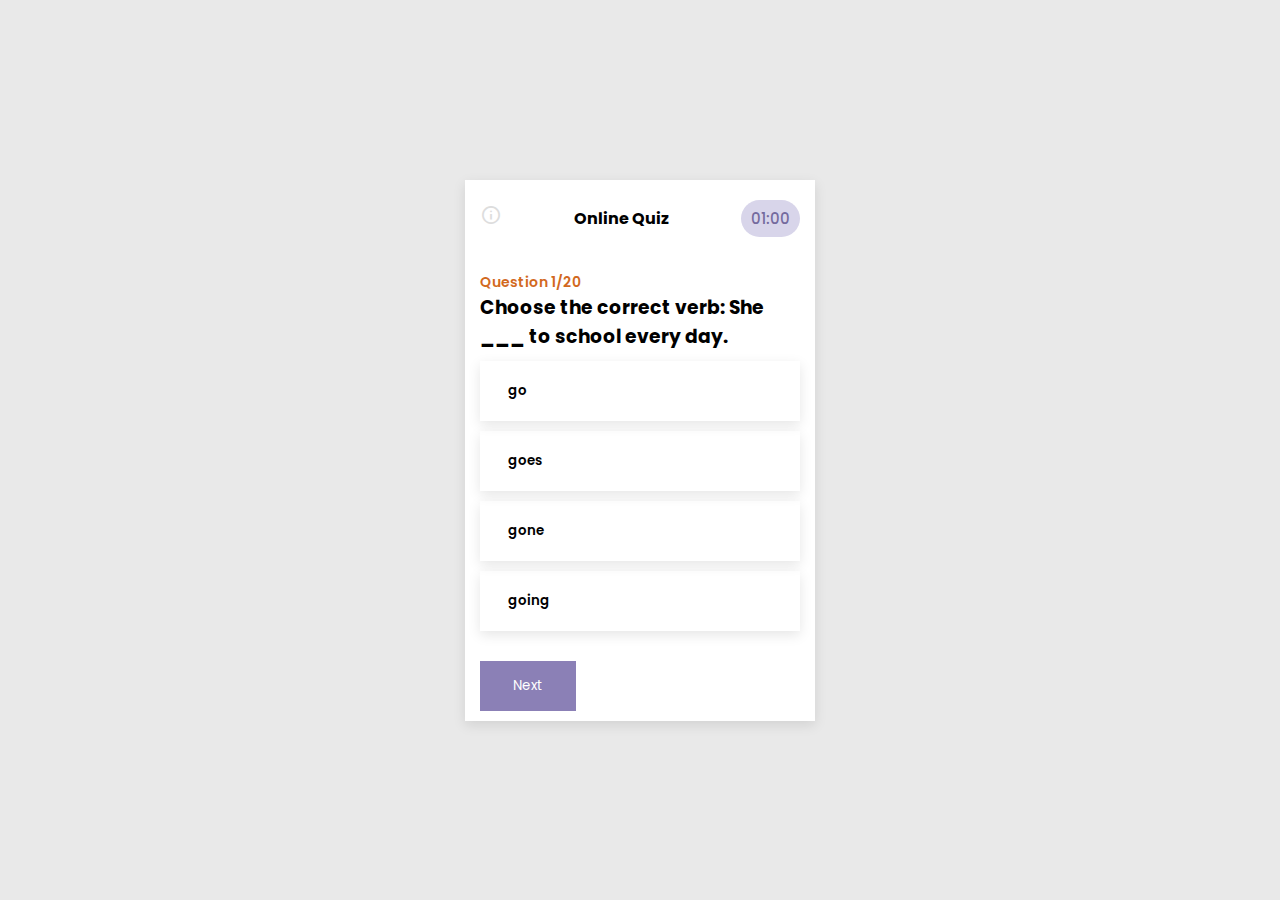
<file: english.html>
<!DOCTYPE html>
<html lang="en">

<head>
    <meta charset="UTF-8">
    <meta name="viewport" content="width=device-width, initial-scale=1.0">
    <title>quiz App</title>
    <link rel="preconnect" href="https://fonts.googleapis.com">
    <link rel="stylesheet"
        href="https://fonts.googleapis.com/css2?family=Material+Symbols+Outlined:opsz,wght,FILL,GRAD@20..48,100..700,0..1,-50..200&icon_names=timer" />
    <link rel="preconnect" href="https://fonts.gstatic.com" crossorigin>
    <link rel="stylesheet"
        href="https://fonts.googleapis.com/css2?family=Material+Symbols+Outlined:opsz,wght,FILL,GRAD@20..48,100..700,0..1,-50..200&icon_names=info" />
    <link
        href="https://fonts.googleapis.com/css2?family=Nunito:ital,wght@0,200..1000;1,200..1000&family=Poppins:wght@400;500;600;700&display=swap"
        rel="stylesheet">
    <link rel="stylesheet"
        href="https://fonts.googleapis.com/css2?family=Material+Symbols+Outlined:opsz,wght,FILL,GRAD@24,400,0,0&icon_names=info" />
    <link rel="stylesheet" href="style.css">
</head>

<body>
    <div class="container">
        <div class="box">
            <div class="questions" id="questionCon">
                <div class="timeleft">
                    <div class="info">
                        <span class="material-symbols-outlined info-icon">
                            info
                        </span>
                    </div>
                    <div class="online-quiz">
                        <h4>Online Quiz</h4>
                    </div>
                    <div class="time">

                        <p class="sec-left" id="secLeft">30</p>
                    </div>

                </div>
                <p class="question-index">
                    Question
                    <span class="index" id="index"></span>
                </p>

                <h3 class="question" id="question">

                </h3>
            </div>
            <div class="answers-button" id="answerBtn">

            </div>
            <div class="btns">
                <button type="button" class="prev-button" id="prevBtn">Previous</button>
                <button type="button" class="next-button" id="nextBtn">Next</button>
            </div>

            <div class="result" id="result">
                <h3 class="title">Final Result</h3>
                <table>
                    <tr>
                        <th>Score</th>
                        <th id="score">5</th>
                    </tr>
                    <tr>
                        <td>Correct</td>
                        <td id="correct">5</td>
                    </tr>
                    <tr>
                        <td>Attempted</td>
                        <td id="answered">4</td>
                    </tr>
                    <tr>
                        <td>incorrrect</td>
                        <td id="incorrect">4</td>
                    </tr>
                    <tr>
                        <td>Unattempted</td>
                        <td id="unanswered">4</td>
                    </tr>
                    <tr>
                        <td>Duration</td>
                        <td id="timeSpent"></td>
                    </tr>


                </table>
            </div>
        </div>

        <div id="startup">
            <svg class="spinner-container" width="65px" height="65px" viewBox="0 0 52 52">
                <circle class="path" cx="26px" cy="26px" r="20px" fill="none" stroke-width="4px" />
            </svg>
        </div>
    </div>




    <script src="english.js"></script>
</body>

</html>
</file>
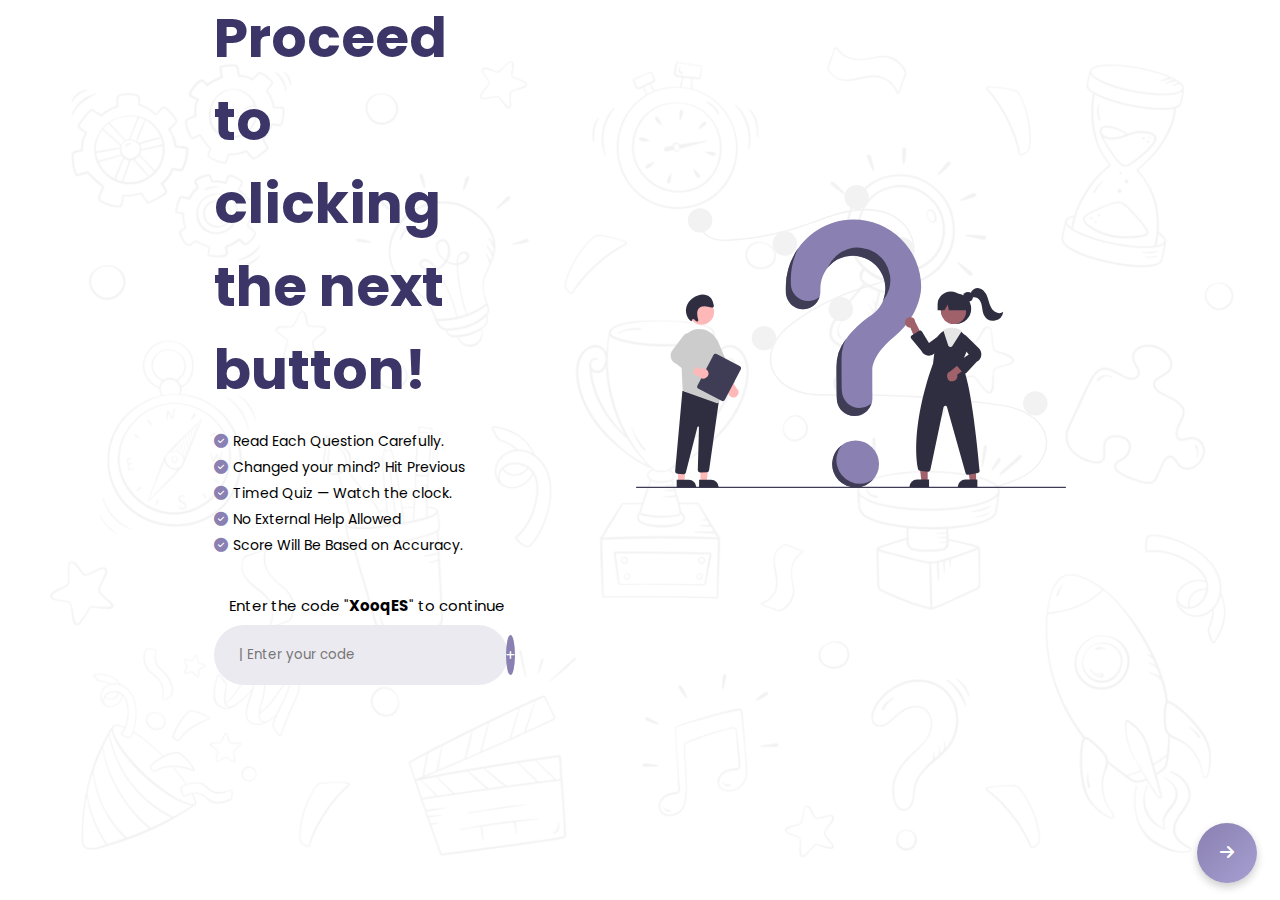
<file: instr.html>
<!DOCTYPE html>
<html lang="en">

<head>
    <meta charset="UTF-8">
    <meta name="viewport" content="width=device-width, initial-scale=1.0">
    <title>instruction</title>
    <link rel="preconnect" href="https://fonts.googleapis.com">
    <link rel="preconnect" href="https://fonts.gstatic.com" crossorigin>
    <link rel="stylesheet" href="https://cdnjs.cloudflare.com/ajax/libs/font-awesome/6.7.2/css/all.min.css"
        integrity="sha512-Evv84Mr4kqVGRNSgIGL/F/aIDqQb7xQ2vcrdIwxfjThSH8CSR7PBEakCr51Ck+w+/U6swU2Im1vVX0SVk9ABhg=="
        crossorigin="anonymous" referrerpolicy="no-referrer" />
    <link
        href="https://fonts.googleapis.com/css2?family=Nunito:ital,wght@0,200..1000;1,200..1000&family=Poppins:wght@400;500;600;700&display=swap"
        rel="stylesheet">
    <link rel="stylesheet" href="instr.css">
</head>

<body>
    <div class="main">

        <div class="container">
            <div class="top-flex">
                <h2>
                    Proceed to clicking the next button!
                </h2>
                <div class="list-rules">
                    <ul>
                        <li class="list-item">Read Each Question Carefully.</li>
                        <li class="list-item">Changed your mind? Hit Previous</li>
                        <li class="-item">Timed Quiz — Watch the clock.</li>
                        <li class="list-item">No External Help Allowed</li>
                        <li class="list-item">Score Will Be Based on Accuracy.</li>
                    </ul>
                </div>

                <form class="pro-btn" id="form">
                    <p class="gen">Enter the code "<strong class="code" id="code"></strong>" to continue</p>
                    <div class="input-box">
                        <div class="input-flex">

                            <input type="text" id="id-code" placeholder="| Enter your code" autocomplete="off">
                            <button title="verify code" type="submit"><i class="fa-solid fa-plus"></i></button>

                        </div>
                    </div>
                    <div class="gen alert-msg" id="alert-msg"><img src="image/pngegg.png" width="20px" alt="">
                        <p>You can now proceed</p>
                    </div>
                </form>
            </div>
            <div class="img">
                <img src="image/undraw_questions_g2px.svg" alt="">
            </div>
        </div>
        <div class="resume">
            <!-- <div class="resume-txt">
                <h3><span>Resume</span><br>Quiz</h3>
            </div> -->
            <div title="start" class="start" onclick="goToQuiz()"><i class="fa-solid fa-arrow-right"></i></div>
        </div>
    </div>

    <div class="modal" id="overlayModal"><img src="image/rejection-mark.png" width="20px" alt="">
        <p>Code does not match</p>
    </div>
    <div class="modal2" id="overlayModal2"><img src="image/pngegg.png" width="20px" alt="">
        <p>Verify Code to proceed</p>
    </div>


    <script src="instr.js"></script>
</body>

</html>
</file>
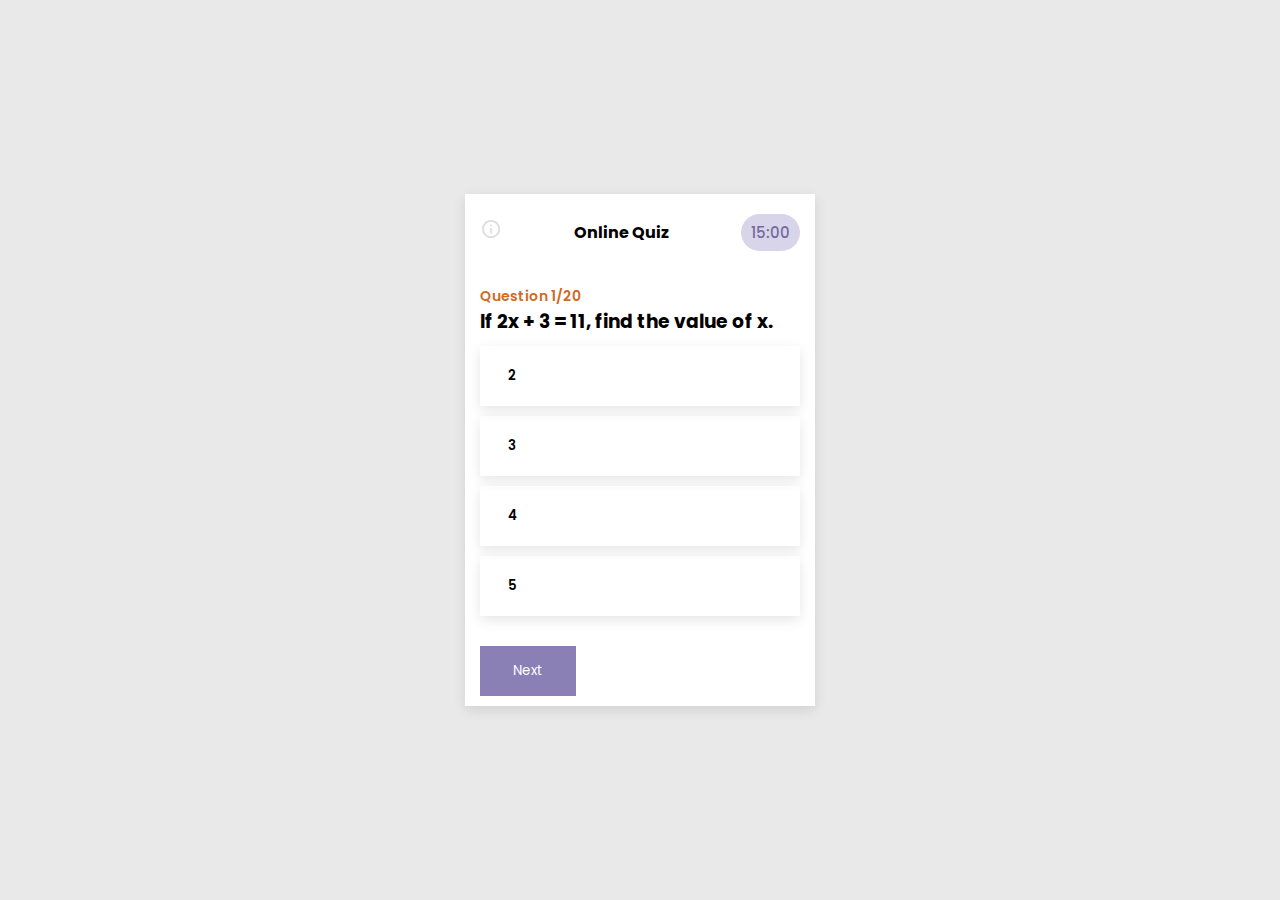
<file: maths.html>
<!DOCTYPE html>
<html lang="en">

<head>
    <meta charset="UTF-8">
    <meta name="viewport" content="width=device-width, initial-scale=1.0">
    <title>quiz App</title>
    <link rel="preconnect" href="https://fonts.googleapis.com">
    <link rel="stylesheet"
        href="https://fonts.googleapis.com/css2?family=Material+Symbols+Outlined:opsz,wght,FILL,GRAD@20..48,100..700,0..1,-50..200&icon_names=timer" />
    <link rel="preconnect" href="https://fonts.gstatic.com" crossorigin>
    <link rel="stylesheet"
        href="https://fonts.googleapis.com/css2?family=Material+Symbols+Outlined:opsz,wght,FILL,GRAD@20..48,100..700,0..1,-50..200&icon_names=info" />
    <link
        href="https://fonts.googleapis.com/css2?family=Nunito:ital,wght@0,200..1000;1,200..1000&family=Poppins:wght@400;500;600;700&display=swap"
        rel="stylesheet">
    <link rel="stylesheet"
        href="https://fonts.googleapis.com/css2?family=Material+Symbols+Outlined:opsz,wght,FILL,GRAD@24,400,0,0&icon_names=info" />
    <link rel="stylesheet" href="style.css">
</head>

<body>
    <div class="container">
        <div class="box">
            <div class="questions" id="questionCon">
                <div class="timeleft">
                    <div class="info" data-tooltip="Don’t refresh! You’ll lose your progress, and time keeps running.">
                        <span class="material-symbols-outlined info-icon">
                            info
                        </span>
                    </div>
                    <div class="online-quiz">
                        <h4>Online Quiz</h4>
                    </div>
                    <div class="time">

                        <p class="sec-left" id="secLeft">30</p>
                    </div>

                </div>
                <p class="question-index">
                    Question
                    <span class="index" id="index"></span>
                </p>

                <h3 class="question" id="question">

                </h3>
            </div>
            <div class="answers-button" id="answerBtn">

            </div>
            <div class="btns">
                <button type="button" class="prev-button" id="prevBtn">Previous</button>
                <button type="button" class="next-button" id="nextBtn">Next</button>
            </div>

            <div class="result" id="result">
                <h3 class="title">Final Result</h3>
                <table>
                    <tr>
                        <th>Score</th>
                        <th id="score">5</th>
                    </tr>
                    <tr>
                        <td>Correct</td>
                        <td id="correct">5</td>
                    </tr>
                    <tr>
                        <td>Attempted</td>
                        <td id="answered">4</td>
                    </tr>
                    <tr>
                        <td>incorrrect</td>
                        <td id="incorrect">4</td>
                    </tr>
                    <tr>
                        <td>Unattempted</td>
                        <td id="unanswered">4</td>
                    </tr>
                    <tr>
                        <td>Duration</td>
                        <td id="timeSpent"></td>
                    </tr>


                </table>
                <div class="back-to-homepage">
                    <button type="button" class="back-to-homepage-button" id="go-to-home">Back to Homepage</button>
                </div>
            </div>
        </div>

        <div id="startup">
            <svg class="spinner-container" width="65px" height="65px" viewBox="0 0 52 52">
                <circle class="path" cx="26px" cy="26px" r="20px" fill="none" stroke-width="4px" />
            </svg>
        </div>
    </div>




    <script src="maths.js"></script>
</body>

</html>
</file>
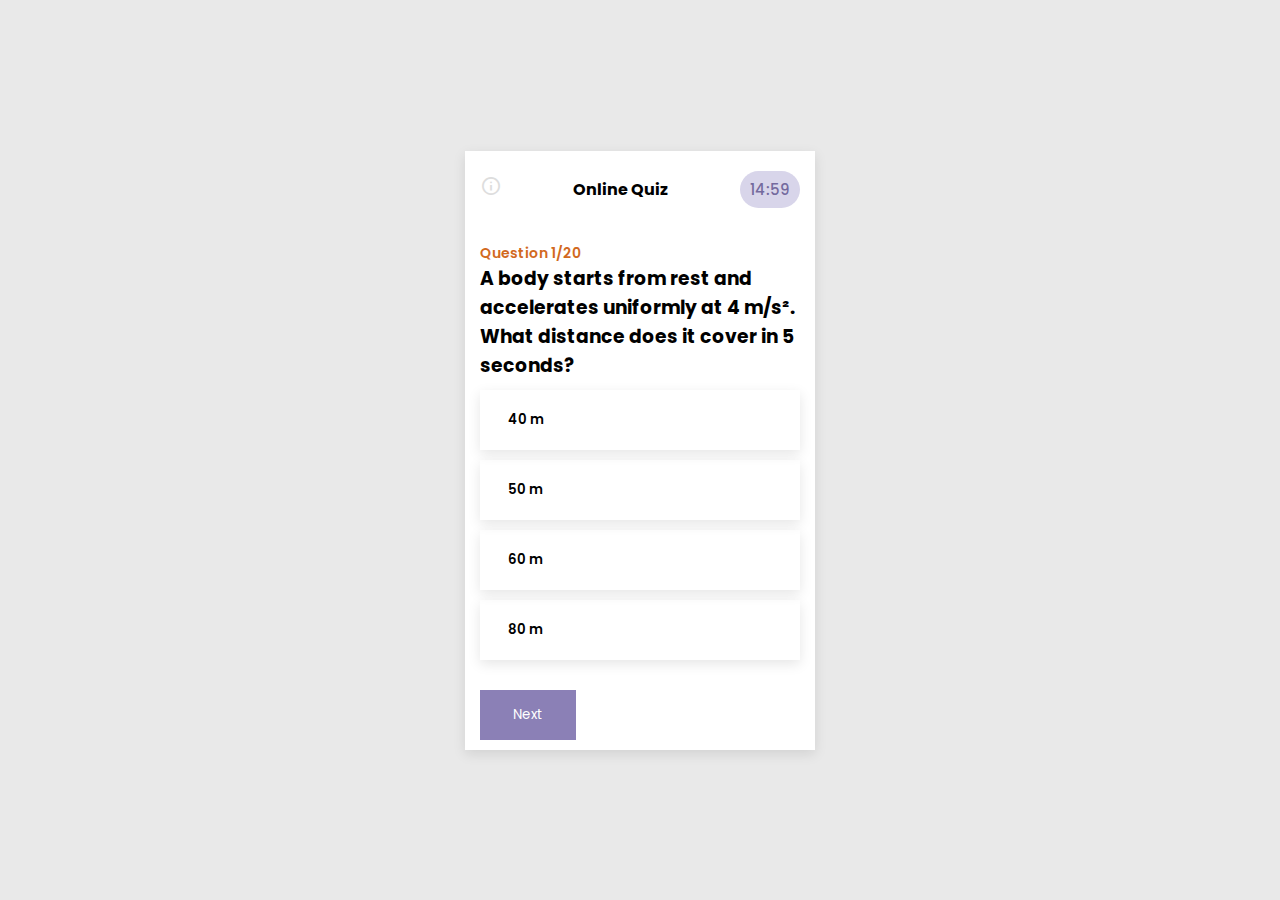
<file: physics.html>
<!DOCTYPE html>
<html lang="en">

<head>
    <meta charset="UTF-8">
    <meta name="viewport" content="width=device-width, initial-scale=1.0">
    <title>quiz App</title>
    <link rel="preconnect" href="https://fonts.googleapis.com">
    <link rel="stylesheet"
        href="https://fonts.googleapis.com/css2?family=Material+Symbols+Outlined:opsz,wght,FILL,GRAD@20..48,100..700,0..1,-50..200&icon_names=timer" />
    <link rel="preconnect" href="https://fonts.gstatic.com" crossorigin>
    <link rel="stylesheet"
        href="https://fonts.googleapis.com/css2?family=Material+Symbols+Outlined:opsz,wght,FILL,GRAD@20..48,100..700,0..1,-50..200&icon_names=info" />
    <link
        href="https://fonts.googleapis.com/css2?family=Nunito:ital,wght@0,200..1000;1,200..1000&family=Poppins:wght@400;500;600;700&display=swap"
        rel="stylesheet">
    <link rel="stylesheet"
        href="https://fonts.googleapis.com/css2?family=Material+Symbols+Outlined:opsz,wght,FILL,GRAD@24,400,0,0&icon_names=info" />
    <link rel="stylesheet" href="style.css">
</head>

<body>
    <div class="container">
        <div class="box">
            <div class="questions" id="questionCon">
                <div class="timeleft">
                    <div class="info" data-tooltip="Don’t refresh! You’ll lose your progress, and time keeps running.">
                        <span class="material-symbols-outlined info-icon">
                            info
                        </span>
                    </div>
                    <div class="online-quiz">
                        <h4>Online Quiz</h4>
                    </div>
                    <div class="time">

                        <p class="sec-left" id="secLeft"></p>
                    </div>

                </div>
                <p class="question-index">
                    Question
                    <span class="index" id="index"></span>
                </p>

                <h3 class="question" id="question">

                </h3>
            </div>
            <div class="answers-button" id="answerBtn">

            </div>
            <div class="btns">
                <button type="button" class="prev-button" id="prevBtn">Previous</button>
                <button type="button" class="next-button" id="nextBtn">Next</button>
            </div>

            <div class="result" id="result">
                <h3 class="title">Final Result</h3>
                <table>
                    <tr>
                        <th>Score</th>
                        <th id="score"></th>
                    </tr>
                    <tr>
                        <td>Correct</td>
                        <td id="correct"></td>
                    </tr>
                    <tr>
                        <td>Attempted</td>
                        <td id="answered"></td>
                    </tr>
                    <tr>
                        <td>incorrrect</td>
                        <td id="incorrect"></td>
                    </tr>
                    <tr>
                        <td>Unattempted</td>
                        <td id="unanswered"></td>
                    </tr>
                    <tr>
                        <td>Duration</td>
                        <td id="timeSpent"></td>
                    </tr>


                </table>
                <div class="back-to-homepage">
                    <button type="button" class="back-to-homepage-button" id="go-to-home">Back to Homepage</button>
                </div>
            </div>
        </div>

        <div id="startup">
            <svg class="spinner-container" width="65px" height="65px" viewBox="0 0 52 52">
                <circle class="path" cx="26px" cy="26px" r="20px" fill="none" stroke-width="4px" />
            </svg>
        </div>
    </div>




    <script src="physics.js"></script>
</body>

</html>
</file>
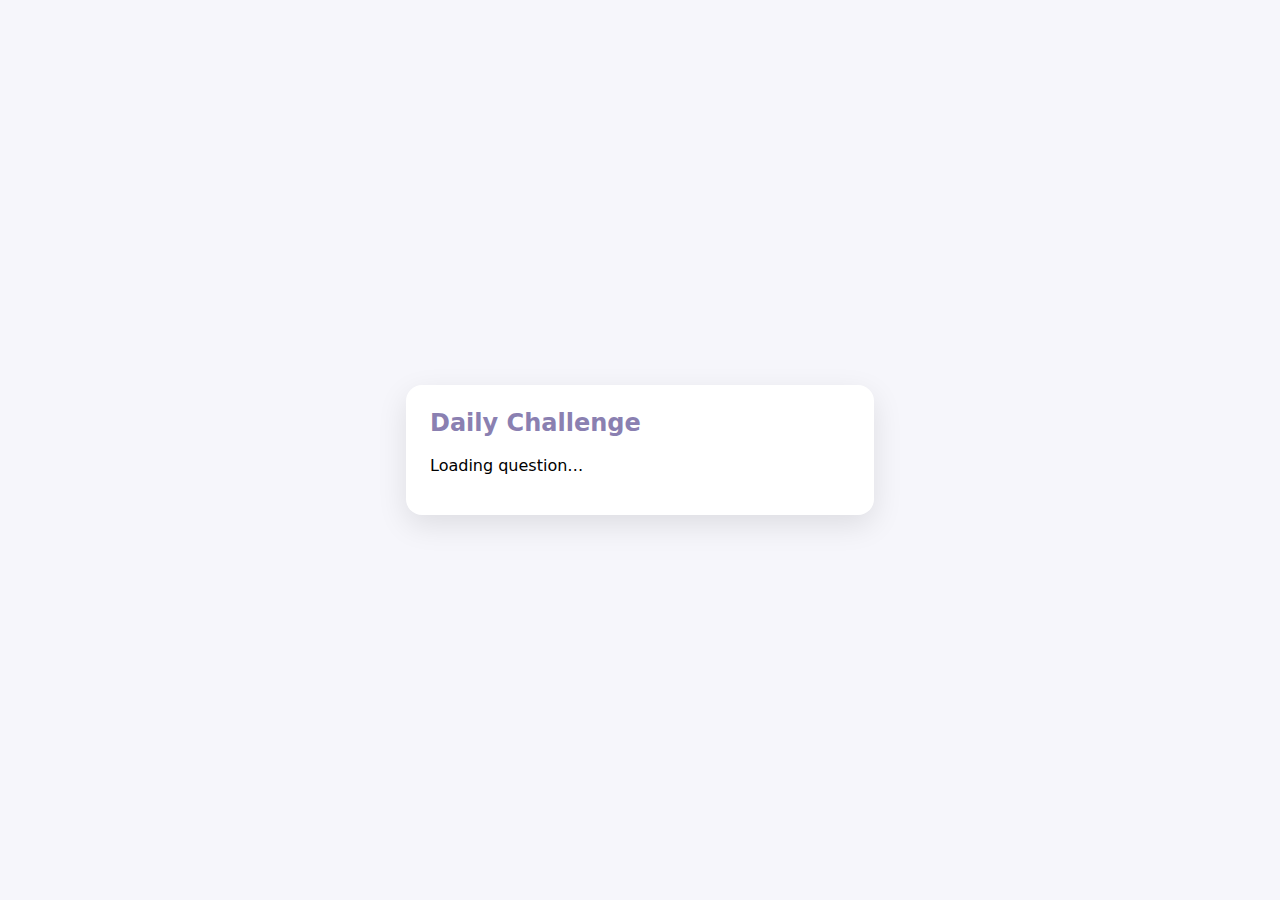
<file: quiz-api.html>
<!DOCTYPE html>
<html lang="en">
<head>
  <meta charset="UTF-8" />
  <title>Quizora Daily Challenge</title>
  <meta name="viewport" content="width=device-width, initial-scale=1.0" />

  <style>
    :root {
      --brand: #8a80b1;
      --bg: #f6f6fb;
      --correct: #2e7d32;
      --wrong: #c62828;
    }

    body {
      margin: 0;
      font-family: system-ui, sans-serif;
      background: var(--bg);
      display: flex;
      justify-content: center;
      align-items: center;
      min-height: 100vh;
    }

    .card {
      background: #fff;
      width: 90%;
      max-width: 420px;
      padding: 24px;
      border-radius: 16px;
      box-shadow: 0 10px 30px rgba(0,0,0,.1);
    }

    h2 {
      margin-top: 0;
      color: var(--brand);
    }

    .option {
      padding: 12px;
      border-radius: 10px;
      background: #f1f1f6;
      margin-bottom: 10px;
      cursor: pointer;
      transition: 0.2s;
    }

    .option:hover {
      background: #e6e3f5;
    }

    .correct {
      background: #d4edda !important;
      color: var(--correct);
      font-weight: 600;
    }

    .wrong {
      background: #f8d7da !important;
      color: var(--wrong);
    }

    .info {
      margin-top: 12px;
      font-size: 14px;
      color: #555;
    }
  </style>
</head>
<body>

<div class="card">
  <h2>Daily Challenge</h2>
  <p id="question">Loading question…</p>
  <div id="options"></div>
  <p class="info" id="status"></p>
</div>

<script>
  const today = new Date().toDateString();
  const answeredToday = localStorage.getItem("answeredDate");

  const questionEl = document.getElementById("question");
  const optionsEl = document.getElementById("options");
  const statusEl = document.getElementById("status");

  async function fetchDailyQuestion() {
    const res = await fetch(
      "https://opentdb.com/api.php?amount=1&type=multiple"
    );
    const data = await res.json();
    return data.results[0];
  }

  function shuffle(arr) {
    return arr.sort(() => Math.random() - 0.5);
  }

  async function loadDailyQuiz() {
    if (answeredToday === today) {
      questionEl.textContent =
        "You’ve already completed today’s challenge 🎉";
      return;
    }

    const q = await fetchDailyQuestion();
    questionEl.innerHTML = q.question;

    const answers = shuffle([
      q.correct_answer,
      ...q.incorrect_answers
    ]);

    answers.forEach(answer => {
      const div = document.createElement("div");
      div.className = "option";
      div.innerHTML = answer;

      div.onclick = () => {
        document
          .querySelectorAll(".option")
          .forEach(opt => (opt.style.pointerEvents = "none"));

        if (answer === q.correct_answer) {
          div.classList.add("correct");
          statusEl.textContent = "Correct! Streak continues 🔥";
        } else {
          div.classList.add("wrong");

          // 👉 show the correct answer
          document.querySelectorAll(".option").forEach(opt => {
            if (opt.innerHTML === q.correct_answer) {
              opt.classList.add("correct");
            }
          });

          statusEl.innerHTML =
            `Wrong 😕<br><strong>Correct answer:</strong> ${q.correct_answer}`;
        }

        localStorage.setItem("answeredDate", today);
      };

      optionsEl.appendChild(div);
    });
  }
// localStorage.removeItem("answeredDate");
  loadDailyQuiz();
</script>

</body>
</html>
</file>
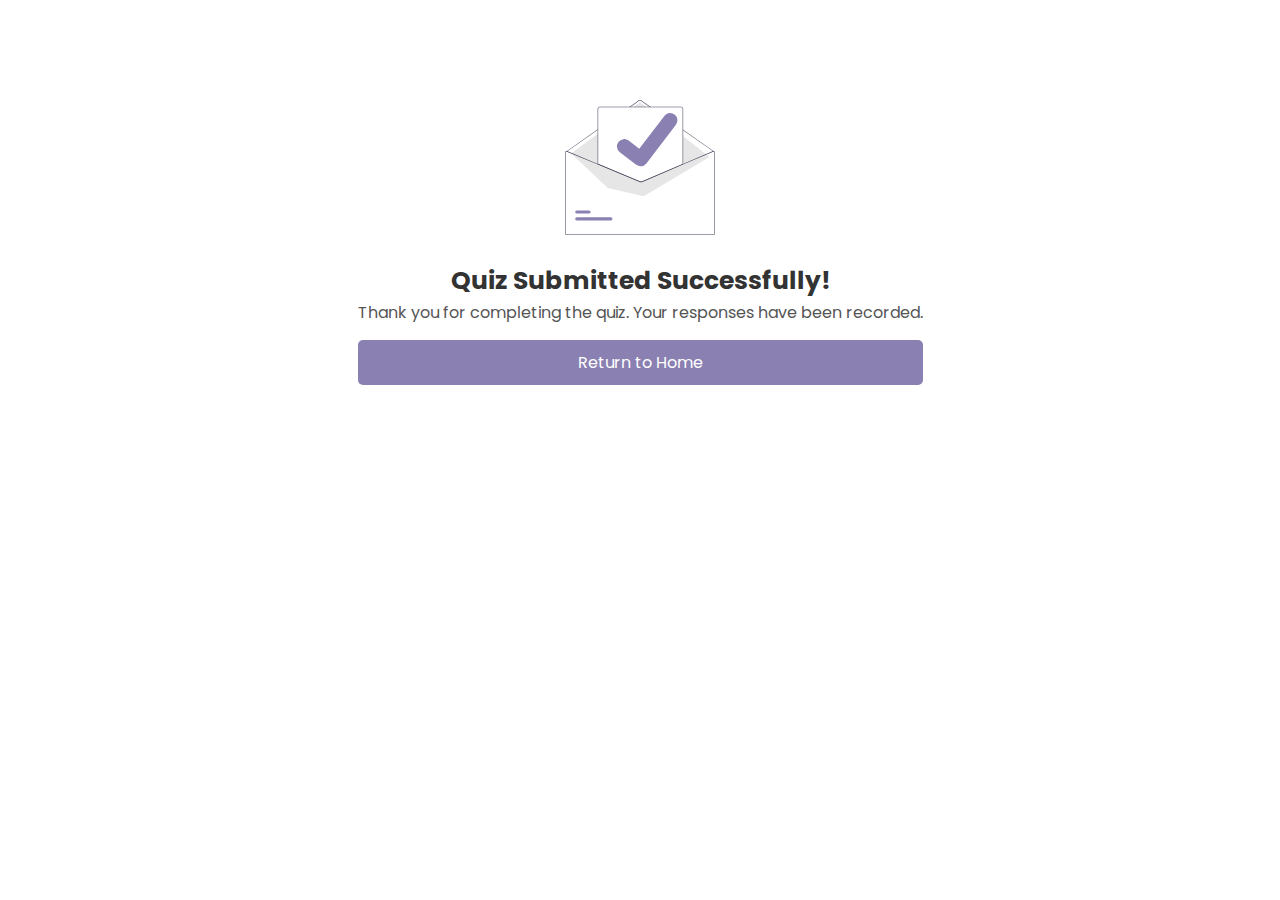
<file: quiz-submitted.html>
<!DOCTYPE html>
<html lang="en">

<head>
    <meta charset="UTF-8">
    <meta name="viewport" content="width=device-width, initial-scale=1.0">
    <title>quiz-submitted</title>
    <link rel="preconnect" href="https://fonts.googleapis.com">
    <link rel="preconnect" href="https://fonts.gstatic.com" crossorigin>
    <link
        href="https://fonts.googleapis.com/css2?family=Nunito:ital,wght@0,200..1000;1,200..1000&family=Poppins:wght@400;500;600;700&display=swap"
        rel="stylesheet">
    <link rel="stylesheet" href="quiz-submitted.css">
</head>

<body>
    <div class="container">
        <div class="box">
            <div class="submitted-con">
                <img src="image/mail-sent.svg" alt="">
                <h2 class="submitted-title">Quiz Submitted Successfully!</h2>
                <p class="submitted-message">Thank you for completing the quiz. Your responses have been recorded.</p>

                <div class="home-button-con">
                    <button type="button"><a href="section.html" class="home-button">Return to Home</a></button>
            </div>
        </div>
    </div>
</body>

</html>
</file>
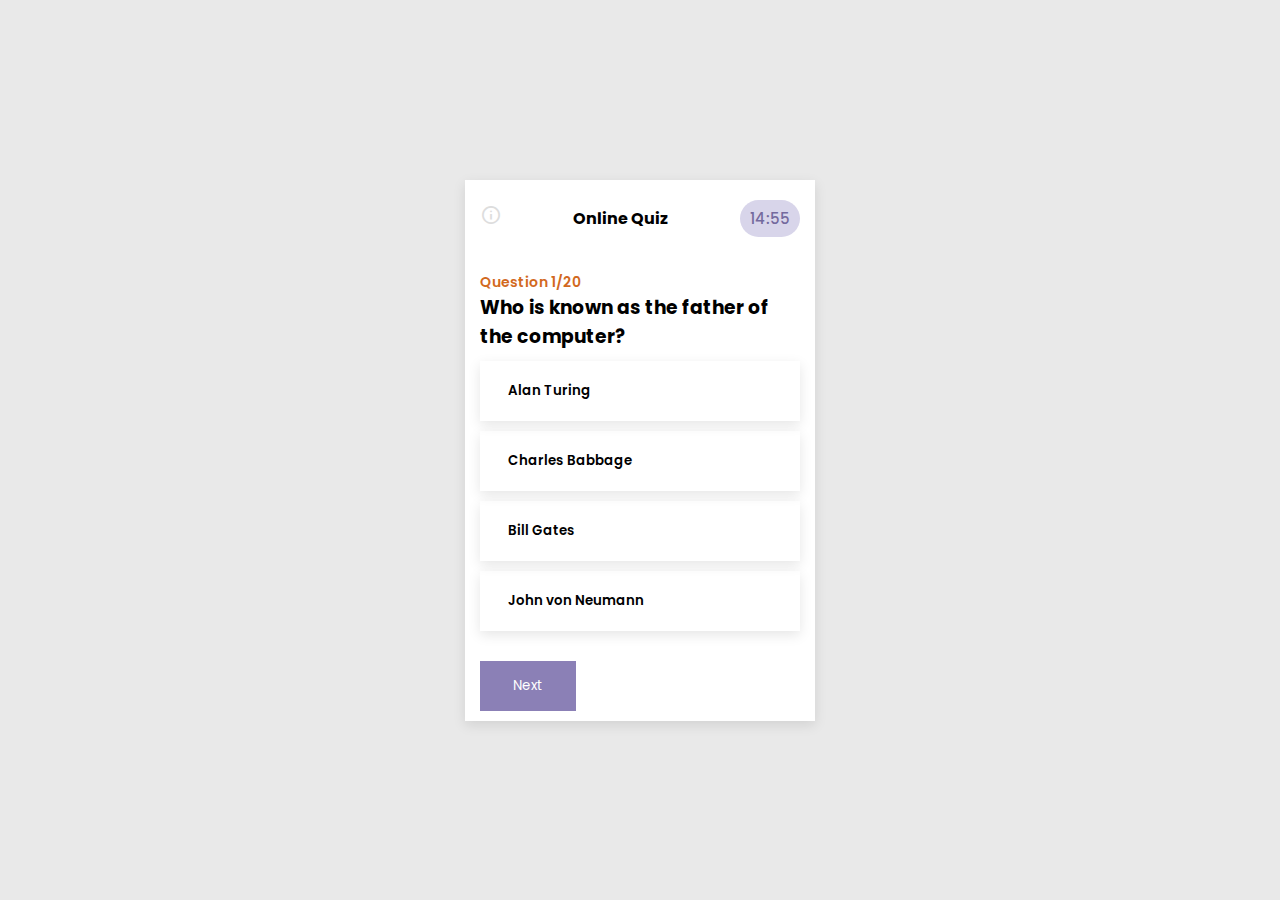
<file: technology.html>
<!DOCTYPE html>
<html lang="en">

<head>
    <meta charset="UTF-8">
    <meta name="viewport" content="width=device-width, initial-scale=1.0">
    <title>quiz App</title>
    <link rel="preconnect" href="https://fonts.googleapis.com">
    <link rel="stylesheet"
        href="https://fonts.googleapis.com/css2?family=Material+Symbols+Outlined:opsz,wght,FILL,GRAD@20..48,100..700,0..1,-50..200&icon_names=timer" />
    <link rel="preconnect" href="https://fonts.gstatic.com" crossorigin>
    <link rel="stylesheet"
        href="https://fonts.googleapis.com/css2?family=Material+Symbols+Outlined:opsz,wght,FILL,GRAD@20..48,100..700,0..1,-50..200&icon_names=info" />
    <link
        href="https://fonts.googleapis.com/css2?family=Nunito:ital,wght@0,200..1000;1,200..1000&family=Poppins:wght@400;500;600;700&display=swap"
        rel="stylesheet">
    <link rel="stylesheet"
        href="https://fonts.googleapis.com/css2?family=Material+Symbols+Outlined:opsz,wght,FILL,GRAD@24,400,0,0&icon_names=info" />
    <link rel="stylesheet" href="style.css">
</head>

<body>
    <div class="container">
        <div class="box">
            <div class="questions" id="questionCon">
                <div class="timeleft">
                    <div class="info" data-tooltip="Don’t refresh! You’ll lose your progress, and time keeps running.">
                        <span class="material-symbols-outlined info-icon">
                            info
                        </span>
                    </div>
                    <div class="online-quiz">
                        <h4>Online Quiz</h4>
                    </div>
                    <div class="time">

                        <p class="sec-left" id="secLeft">30</p>
                    </div>

                </div>
                <p class="question-index">
                    Question
                    <span class="index" id="index"></span>
                </p>

                <h3 class="question" id="question">

                </h3>
            </div>
            <div class="answers-button" id="answerBtn">

            </div>
            <div class="btns">
                <button type="button" class="prev-button" id="prevBtn">Previous</button>
                <button type="button" class="next-button" id="nextBtn">Next</button>
            </div>

            <div class="result" id="result">
                <h3 class="title">Final Result</h3>
                <table>
                    <tr>
                        <th>Score</th>
                        <th id="score">5</th>
                    </tr>
                    <tr>
                        <td>Correct</td>
                        <td id="correct">5</td>
                    </tr>
                    <tr>
                        <td>Attempted</td>
                        <td id="answered">4</td>
                    </tr>
                    <tr>
                        <td>incorrrect</td>
                        <td id="incorrect">4</td>
                    </tr>
                    <tr>
                        <td>Unattempted</td>
                        <td id="unanswered">4</td>
                    </tr>
                    <tr>
                        <td>Duration</td>
                        <td id="timeSpent"></td>
                    </tr>


                </table>
                <div class="back-to-homepage">
                    <button type="button" class="back-to-homepage-button" id="go-to-home">Back to Homepage</button>
                </div>
            </div>
        </div>

        <div id="startup">
            <svg class="spinner-container" width="65px" height="65px" viewBox="0 0 52 52">
                <circle class="path" cx="26px" cy="26px" r="20px" fill="none" stroke-width="4px" />
            </svg>
        </div>
    </div>




    <script src="technology.js"></script>
</body>

</html>
</file>
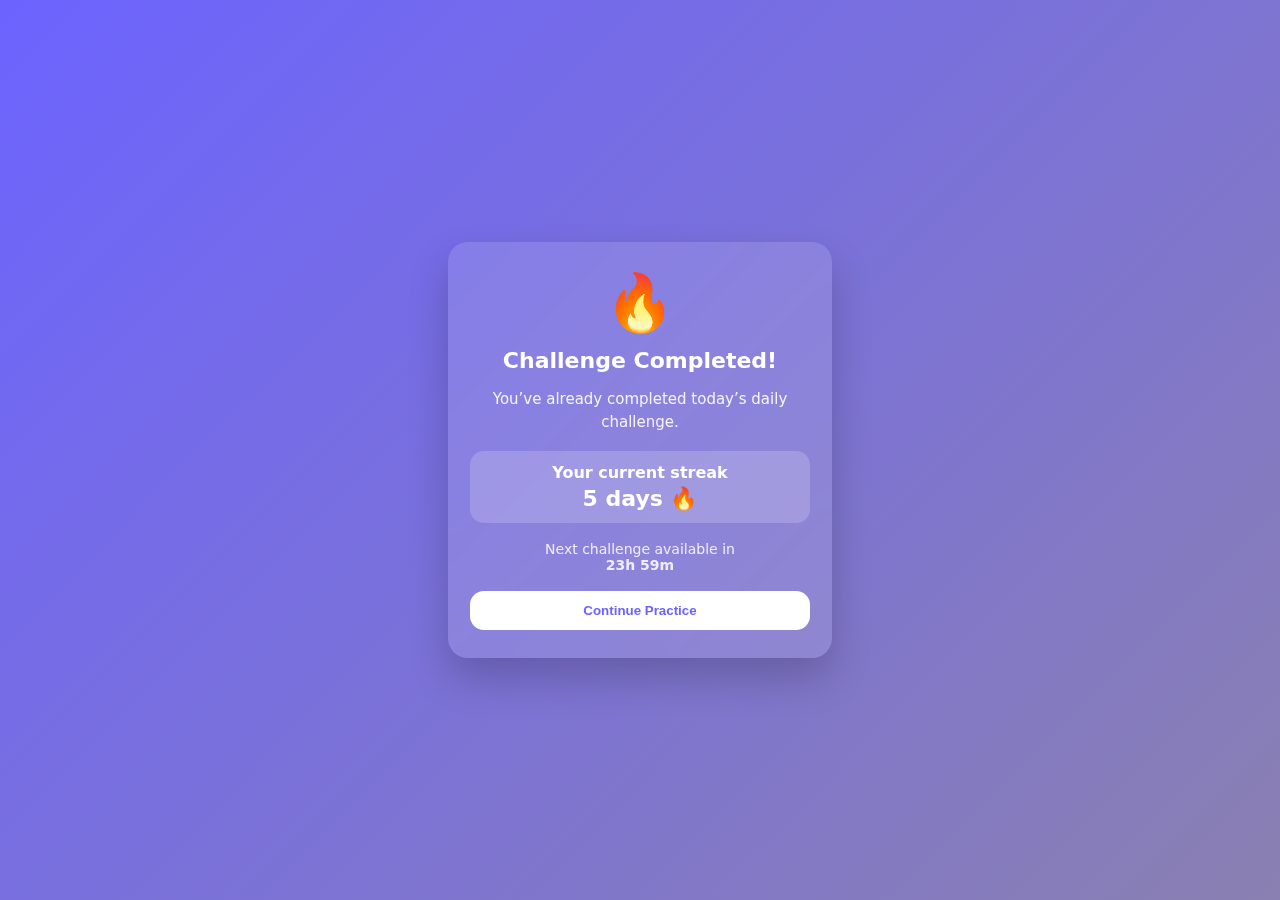
<file: testing2.html>
<!DOCTYPE html>
<html lang="en">
<head>
<meta charset="UTF-8" />
<meta name="viewport" content="width=device-width, initial-scale=1.0" />
<title>Daily Challenge Completed</title>

<style>
  body {
    margin: 0;
    font-family: system-ui, -apple-system, sans-serif;
    background: linear-gradient(135deg, #6c63ff, #8a80b1);
    height: 100vh;
    display: flex;
    align-items: center;
    justify-content: center;
    color: #fff;
  }

  .card {
    background: rgba(255, 255, 255, 0.12);
    backdrop-filter: blur(12px);
    border-radius: 20px;
    padding: 28px 22px;
    width: 90%;
    max-width: 340px;
    text-align: center;
    box-shadow: 0 20px 40px rgba(0,0,0,0.2);
  }

  .icon {
    font-size: 56px;
    margin-bottom: 12px;
  }

  h2 {
    margin: 8px 0;
    font-size: 22px;
  }

  p {
    opacity: 0.9;
    font-size: 15px;
    line-height: 1.5;
  }

  .streak {
    background: rgba(255, 255, 255, 0.18);
    border-radius: 14px;
    padding: 12px;
    margin: 18px 0;
    font-weight: 600;
  }

  .streak span {
    font-size: 22px;
    display: block;
    margin-top: 4px;
  }

  .timer {
    font-size: 14px;
    opacity: 0.85;
    margin-bottom: 18px;
  }

  .btn {
    background: #fff;
    color: #6c63ff;
    border: none;
    padding: 12px 18px;
    border-radius: 14px;
    font-weight: 700;
    cursor: pointer;
    width: 100%;
  }
</style>
</head>

<body>

<div class="card">
  <div class="icon">🔥</div>

  <h2>Challenge Completed!</h2>
  <p>You’ve already completed today’s daily challenge.</p>

  <div class="streak">
    Your current streak
    <span>5 days 🔥</span>
  </div>

  <div class="timer">
    Next challenge available in<br>
    <strong>23h 59m</strong>
  </div>

  <button class="btn">Continue Practice</button>
</div>

</body>
</html>
</file>
<file: style.css>
* {
  margin: 0;
  padding: 0;
  box-sizing: border-box;
  font-family: 'Poppins', sans-serif;
}

body {
  background-color: #e9e9e9;
}

.container {
  display: flex;
  align-items: center;
  justify-content: center;
  height: 100vh;
}

.container .box {
  padding: 10px 15px;
  background-color: #fff;
  box-shadow: rgba(0, 0, 0, 0.1) 0px 4px 12px;

  width: 350px;
}

.questions .question-index {
  font-size: 14px;
  font-weight: 600;
  color: chocolate;
}

.answers-button {
  display: block;
}

.answers-button .divans {
  box-shadow: rgba(0, 0, 0, 0.1) 0px 4px 12px;
  width: 100%;
  height: 45px;
  display: flex;
  align-items: center;
  /* border: none;
    outline: none; */
  cursor: pointer;
  padding: 30px 13px;
  text-align: start;
  margin: 10px 0;

}

.answers-button .divans {
  /* background-color: #8b80b6; */
}

.answers-button .ansBtn {
  width: 100%;
  border: none;
  outline: none;
  background: transparent;
  cursor: pointer;
  font-weight: 600;
  /* padding: 10px 5px; */
  text-align: start;
  margin-left: 15px;

  /* margin: 5px 0; */
}

.divans.active {
  background-color: #8b80b6;
}

.divans.active .ansBtn {
  color: #fff;
}

.timeleft {
  display: flex;
  justify-content: space-between;
  align-items: center;
  margin: 10px auto 35px;
  position: relative;
}

.time {
  background-color: #d8d5ea;
  color: #746a9e;
  font-weight: 500;
  padding: 7px 10px;
  border-radius: 20px;
  /* width: max-content; */

}

.timeleft p {
  font-size: 14px;

}

.info-icon {
  color: #ddd;
  font-size: 22px;
  cursor: pointer;
}

.info::after,
.info::before {
  position: absolute;
  transition: 150ms transform;

  transform: scale(0);
}

.info::before {
  content: attr(data-tooltip);
  background-color: #eeeeee;
  box-shadow: rgba(0, 0, 0, 0.1) 0px 4px 12px;
  /* left: 50%; */
  top: 115%;
  left: -10px;
  max-width: fit-content;
  border-radius: 4px;
  padding: 10px 8px;
  font-size: 12px;
  transform-origin: top center;
}

.info::after {
  content: '';
  border: 10px solid transparent;
  border-bottom-color: #f1f1f1;
  top: 65%;
  left: 2px;
  transform-origin: bottom center;
  /* rotate: 360deg; */
}



.info:hover:after,
.info:hover:before {
  transform: scale(1);
}

.timeleft .sec-left {
  font-size: 15px;
}

.timeleft .timer {
  font-size: 17px;
  color: #999;
  margin-right: 2px;
}

.result {
  display: none;
}

.back-to-homepage {
  position: absolute;
  transform: translate(-50%, -50%);
  left: 50%;
  top: 78%;
  /* text-align: center; */
  margin-top: 20px;
}

.back-to-homepage .back-to-homepage-button {
  padding: 12px 20px;
  border: none;
  outline: none;
  background-color: #8b80b6;
  color: #fff;
  font-weight: 600;
  cursor: pointer;
}

.result .title {
  text-align: center;
  padding: 15px 0;
  color: #8b80b6;
}

table {
  border-collapse: collapse;
  width: 100%;
}

td,
th {
  text-align: left;
  border: 1px solid #ddd;
  padding: 15px 10px;
}

tr:nth-child(even) {
  background-color: #dddddd;
}



/* startup loader */


#startup {
  width: 100%;
  height: 100%;
  position: fixed;
  background-color: rgba(238, 238, 238);
  -moz-user-select: none;
  -webkit-user-select: none;
  display: none;
  align-items: center;
  justify-content: center;
}

#startup.show {
  display: flex;
}

.spinner-container {
  animation: rotate 2s linear infinite;
  -webkit-animation: rotate 2s linear infinite;
}

.spinner-container .path {
  stroke-dasharray: 1, 150;
  /* 1%, 101% circumference */
  stroke-dashoffset: 0;
  stroke: #8b80b6;
  stroke-linecap: round;
  animation: dash 1.5s ease-in-out infinite;
  -webkit-animation: dash 1.5s ease-in-out infinite;
}

@keyframes rotate {
  100% {
    transform: rotate(360deg);
  }
}

@keyframes dash {
  0% {
    stroke-dasharray: 1, 150;
    /* 1%, 101% circumference */
    stroke-dashoffset: 0;
  }

  50% {
    stroke-dasharray: 90, 150;
    /* 70%, 101% circumference */
    stroke-dashoffset: -35;
    /* 25% circumference */
  }

  100% {
    stroke-dasharray: 90, 150;
    /* 70%, 101% circumference */
    stroke-dashoffset: -124;
    /* -99% circumference */
  }
}

@-webkit-keyframes rotate {
  100% {
    transform: rotate(360deg);
  }
}

@-webkit-keyframes dash {
  0% {
    stroke-dasharray: 1, 150;
    /* 1%, 101% circumference */
    stroke-dashoffset: 0;
  }

  50% {
    stroke-dasharray: 90, 150;
    /* 70%, 101% circumference */
    stroke-dashoffset: -35;
    /* 25% circumference */
  }

  100% {
    stroke-dasharray: 90, 150;
    /* 70%, 101% circumference */
    stroke-dashoffset: -124;
    /* -99% circumference */
  }
}

.app-wrapper {
  width: 100%;
  height: 100%;
}

@media screen and (max-width: 600px) {
  body {
    overflow-x: auto;
  }

  .app-wrapper {
    width: 600px;
  }
}

/* .divans.active .ansBtn {
    background-color: #8b80b6;
} */
/* .divans input[type="checkbox"] {
    appearance: none;
    width: 10px;
    
    display: flex;
    align-items: center;
    height: 10px;
    
}
.divans input[type="checkbox"]:checked {
    appearance: unset;
    line-height: 45px;
    border: 2px solid #fff;
    border-radius: 50%;
    background-color: #fff;
 
} */

/* .checkedDiv {
    position: relative;
    
    width: 18px;
    height: 18px;
    border: 2px solid #fff;
    border-radius: 50%;
    
}
.checkedDiv::before {
 content: '';
 position: absolute;
 width: 9px;
 height: 9px;
 background-color: #fff;
 left: 2px;
 top: calc(3px - 0.8px);
 border-radius: 50%;
} */
.btns {
  margin-top: 30px;
  display: flex;
  gap: 10px;
  width: 100%;
}

.btns button {
  padding: 15px 10px;
  border: none;
  outline: none;
  cursor: pointer;

}

.btns .next-button {
  width: 30%;
  color: #fff;
  background-color: #8b80b6;
}

.btns .prev-button {
  color: #8b80b6;
  background-color: #d8d5ea;
  width: 35%;
  display: none;
}
</file>
<file: instr.css>
* {
    margin: 0;
    padding: 0;
    box-sizing: border-box;
    font-family: 'Poppins', sans-serif;
}

body {
    /* position: relative; */
    background-color: rgba(255, 255, 255, 0.95);
    background-image: url(image/Fetchpik.com-NtzG6.jpg);
    background-blend-mode: lighten;
    background-size: cover;
}

/* .main {
    position: relative;
} */
.container {
    padding: 0 150px 0;
    height: calc(100vh - 220px);
    display: flex;
    align-items: center;
    justify-content: space-around;
}

.container .top-flex {
    width: 30%;
}

.container .top-flex h2 {
    font-size: 55px;
    color: #3b3568;

}

.list-rules ul {
    margin: 20px 0;
}

.list-rules ul li {
    margin-top: 5px;
    list-style-type: none;
    font-size: 14px;
}

.list-rules ul li::before {
    font-family: "Font Awesome 5 Free" !important;
    content: '\f058';
    margin-right: 5px;
    color: #8a80b1;
    font-weight: 600;
}

.container .img img {
    width: 430px;
}

.pro-btn {
    margin: 30px 0 0;
}

.input-flex {
    display: flex;
    align-items: center;
    width: 100%;
    /* gap: 30px; */
}

.input-box {
    /* width: 100%; */
    padding: 10px 15px;
    border-radius: 31px;
    background-color: #ebeaf0;

}

.gen {

    margin-left: 15px;
    padding: 8px 0;
    font-size: 15px;
}

.alert-msg {
    display: none;
    align-items: center;
    gap: 2px;
    font-size: 14px;
}

.alert-msg.show {
    display: flex;
}

.input-flex input,
.input-flex button {
    outline: none;
    border: none;
}

.input-flex input {
    flex: 60%;
    padding: 0 10px;
    background-color: transparent;
}

.input-flex button {
    cursor: pointer;
    background-color: #8a80b1;
    color: #fff;
    height: 40px;
    width: 40px;
    border-radius: 50%;
}

.input-flex button i {
    font-size: 10px;
}

.resume {
    position: absolute;
    bottom: 17px;
    right: 23px;
}

.resume .start {
    color: #fff;
    width: 60px;
    height: 60px;
    line-height: 60px;
    text-align: center;
    cursor: pointer;
    box-shadow: 0 4px 8px rgba(0, 0, 0, 0.2);
    background: linear-gradient(135deg, #8a80b1, #a69fd1);
    border-radius: 50%;
    transition: background 0.3s ease;
}

.resume .start:hover {
    background: linear-gradient(135deg, #7d71a3, #b3a9de);
}

/* .overlay-modal {
    display: none;
    position: fixed;
    height: 100%;
    width: 100%;
    top: 0;
    left: 0;
    z-index: 999;

} */

.modal {
    position: absolute;
    left: 50%;
    top: -20%;
    background: #fff;
    transform: translateX(-50%);
    width: 60%;
    max-width: 500px;
    display: flex;
    align-items: center;
    gap: 4px;
    box-shadow: 0 10px 30px rgba(0, 0, 0, 0.25);
    padding: 10px 6px;
    border-radius: 5px;
    font-size: 13px;
    /* transition: all 0.4s ease; */
}

.modal2 {
    position: absolute;
    left: 50%;
    top: -20%;
    background: #fff;
    transform: translateX(-50%);
    width: 60%;
    max-width: 500px;
    display: flex;
    align-items: center;
    gap: 4px;
    box-shadow: 0 10px 30px rgba(0, 0, 0, 0.25);
    padding: 10px 6px;
    border-radius: 5px;
    font-size: 13px;
    /* transition: all 0.4s ease; */
}



.modal.active {
    /* top: 7%; */
    animation: drop 2s linear 1;

}

.modal2.active {
    /* top: 7%; */
    animation: drop2 2s linear 1;

}

@keyframes drop {
    20% {
        top: 7%;
        transform: translateX(-50%);
        /* opacity: 80%; */

    }

    85% {
        top: 7%;
        transform: translateX(-50%);
        /* opacity: 100%; */

    }

    100% {
        top: -20%;
        transform: translateX(-50%);

    }
}

@keyframes drop2 {
    20% {
        top: 7%;
        transform: translateX(-50%);
        /* opacity: 80%; */

    }

    85% {
        top: 7%;
        transform: translateX(-50%);
        /* opacity: 100%; */

    }

    100% {
        top: -20%;
        transform: translateX(-50%);

    }
}

@media (max-width: 450px) {
    .resume .start {
        width: 58px;
        height: 58px;
        line-height: 58px;
    }

}


@media (max-width: 620px) {
    /* .pro-btn {
        display: none;
    } */


}


/* use animate css to animate the overlay button to proceed to the quiz, dont forget */
@media (max-width: 1250px) {
    .container .top-flex h2 {
        font-size: 40px;

    }
}

@media (max-width: 1130px) {
    .container .top-flex h2 {
        font-size: 40px;
    }

    .container .top-flex {
        width: 60%;
        margin: 0 auto 0;
    }

    .container .img img {
        display: none;
    }

}

@media (max-width: 920px) {
    .container {
        padding: 0 70px 0;
    }
}

@media (max-width: 705px) {
    .container {
        padding: 0 20px 0;
    }

    .container .top-flex h2 {
        font-size: 35px;
    }

    .container .top-flex {
        width: 85%;
        margin: 0 auto 0;

    }
}
</file>
<file: quiz-submitted.css>
*{
    margin: 0;
    padding: 0;
    box-sizing: border-box;
}
body{
    font-family: 'Poppins', sans-serif;
    background-color: #ffffff;
}
.container {
    margin-top: 80px;
    display: flex;
    align-items: center;
    justify-content: center;
    text-align: center;
    /* height: 100vh; */
    /* margin: 0 auto; */
    padding: 20px 25px;
}
.container .box .submitted-con img {
    width: 150px;
    /* height: 150px; */
}
@media (max-width: 460px) {
    .container .box .submitted-con img {
        width: 120px;
    }
}
@media (max-width: 320px) {
    .container .box .submitted-con img {
        width: 100px;
    }
}
.container .box .submitted-con h2 {
    font-size: 25px;
    color: #333333;
    margin-top: 20px;
}
@media (max-width: 460px) {
    .container .box .submitted-con h2 {
        font-size: 22px;
    }
}

@media (max-width: 320px) {
    .container .box .submitted-con h2 {
        font-size: 20px;
    }
}
.container .box .submitted-con p {
    font-size: 16px;
    color: #555555;
}

.container .box .submitted-con .home-button-con button {
    margin-top: 15px;
    width: 100%;
    padding: 10px 25px;
    font-size: 16px;
    background-color: #8a80b1;
    color: #ffffff;
    border-radius: 5px;
    cursor: pointer;
    outline: none;
    border: none;

}
.container .box .submitted-con .home-button-con button a {
    text-decoration: none;
     font-family: 'Poppins', sans-serif;
    color: #ffffff;
}
</file>
